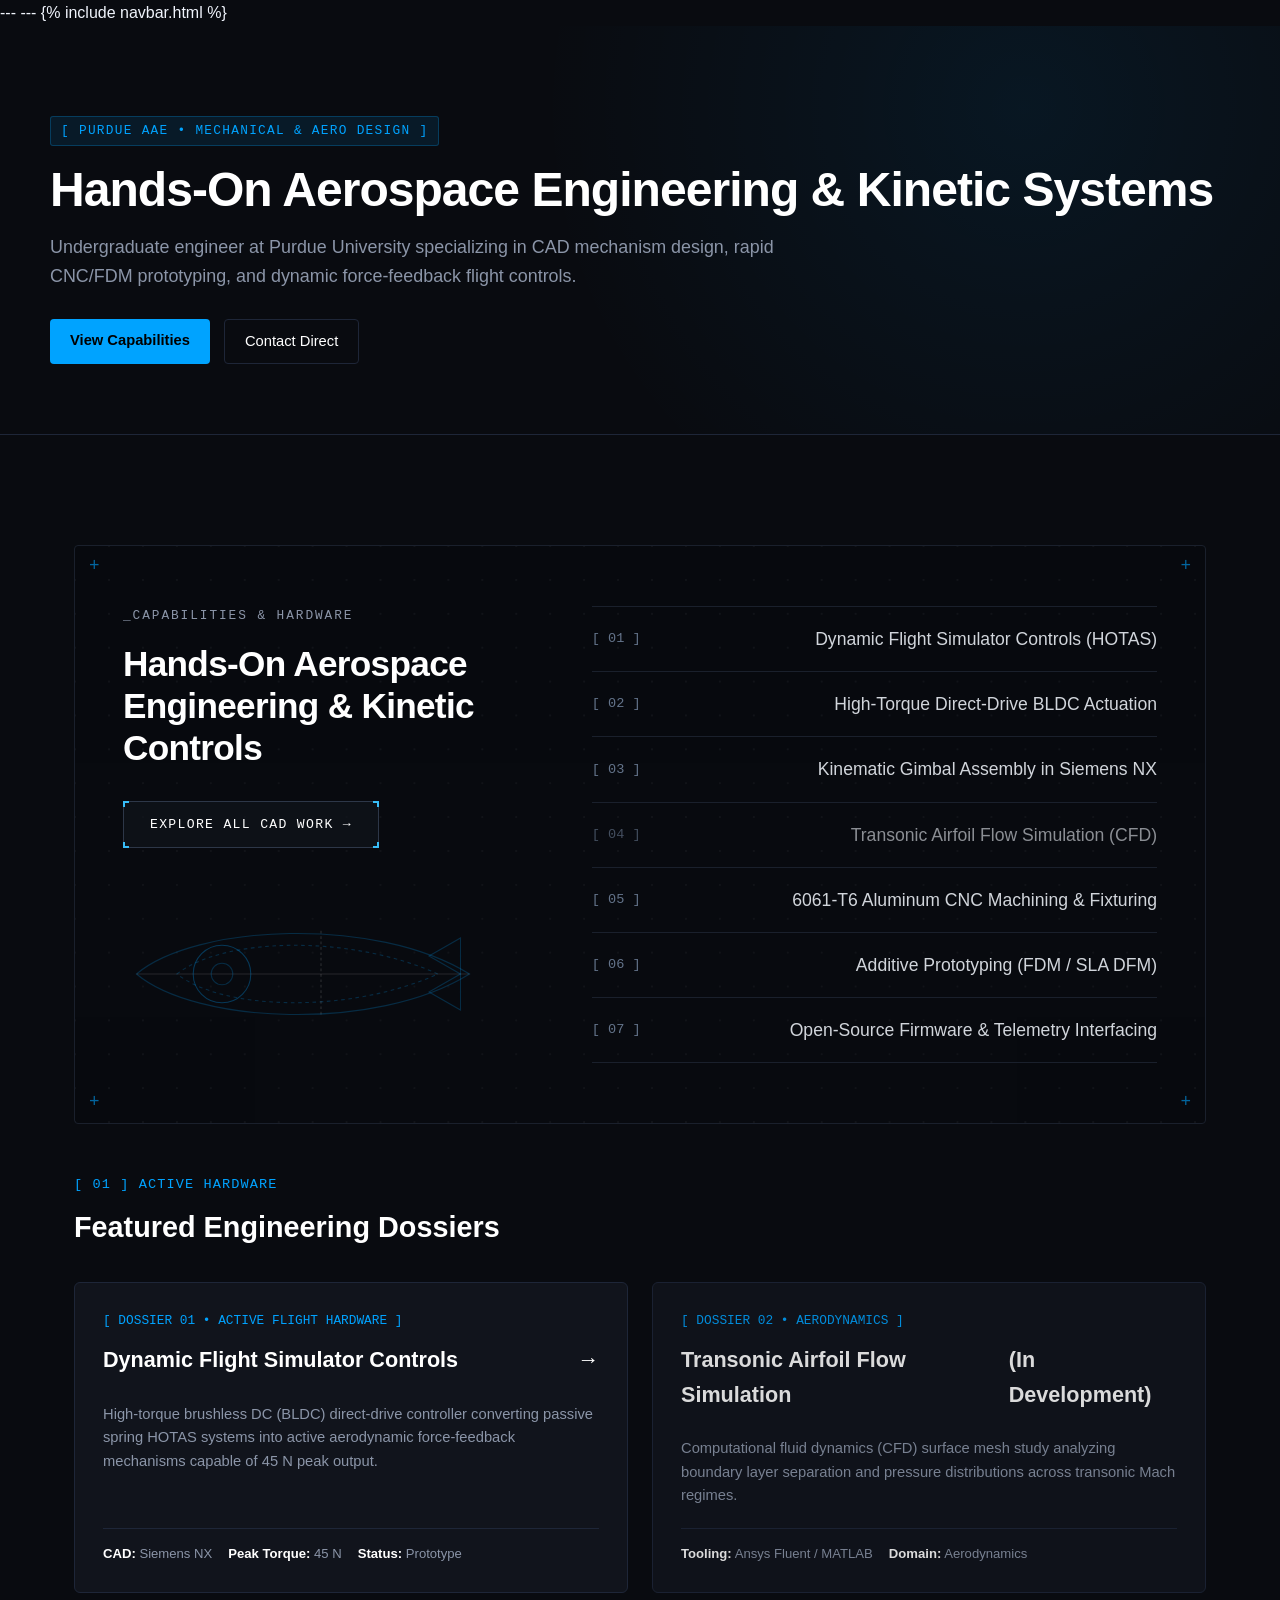
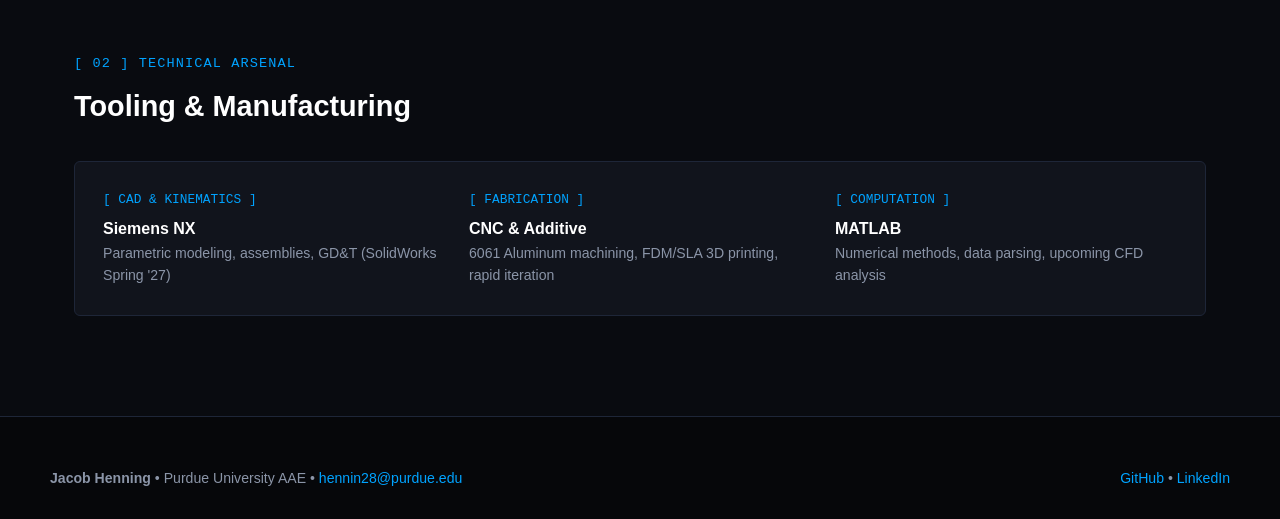
<file: index.html>
---
---
<!DOCTYPE html>
<html lang="en">
<head>
  <meta charset="UTF-8">
  <meta name="viewport" content="width=device-width, initial-scale=1.0">
  <title>Jacob Henning | Aerospace Engineering &amp; Kinetic Systems</title>
  <link rel="stylesheet" href="style.css">
</head>
<body>

  <!-- Top Aerospace Navbar -->
  {% include navbar.html %}

  <!-- FULL-WIDTH HERO SECTION (AV-Style) -->
  <section class="hero">
    <div class="hero-inner">
      <div class="hero-tag">[ PURDUE AAE &bull; MECHANICAL &amp; AERO DESIGN ]</div>
      <h1>Hands-On Aerospace Engineering &amp; Kinetic Systems</h1>
      <p>
        Undergraduate engineer at Purdue University specializing in CAD mechanism design, rapid CNC/FDM prototyping, and dynamic force-feedback flight controls.
      </p>
      <div class="hero-cta">
        <a href="#capabilities" class="btn-primary">View Capabilities</a>
        <a href="mailto:hennin28@purdue.edu" class="btn-secondary">Contact Direct</a>
      </div>
    </div>
  </section>

  <!-- MAIN CONTAINER -->
  <main class="container">

    <!-- AV-STYLE CAPABILITIES COMPONENT WITH REACTIVE CANVAS -->
    <section class="av-component-capabilities" id="capabilities">
      
      <div class="av-bordered-box">
        <!-- Reticle Marks in Corners (+) -->
        <span class="reticle-mark reticle-tl">+</span>
        <span class="reticle-mark reticle-tr">+</span>
        <span class="reticle-mark reticle-bl">+</span>
        <span class="reticle-mark reticle-br">+</span>

        <div class="av-grid-inner">
          
          <!-- LEFT COLUMN: Headline, Tactical Button & Blueprint -->
          <div class="av-col-left">
            <p class="av-eyebrow">_CAPABILITIES &amp; HARDWARE</p>
            <h2 class="av-headline-m">Hands-On Aerospace Engineering &amp; Kinetic Controls</h2>

            <!-- AV Tactical Button with Chamfered Corners -->
            <div>
              <a href="cad.html" class="av-tactical-btn">
                <span class="btn-corner tl"></span>
                <span class="btn-corner tr"></span>
                <span class="btn-corner bl"></span>
                <span class="btn-corner br"></span>
                <span class="btn-text">EXPLORE ALL CAD WORK &rarr;</span>
              </a>
            </div>

            <!-- Aerospace Technical Wireframe Illustration -->
            <div class="av-vector-wrap">
              <svg viewBox="0 0 400 180" fill="none" stroke="rgba(0, 163, 255, 0.22)" stroke-width="1.2">
                <path d="M 15,90 C 80,35 280,25 385,90 C 280,155 80,145 15,90 Z" />
                <path d="M 60,90 C 110,50 250,45 350,90 C 250,135 110,130 60,90 Z" stroke-dasharray="4 4" />
                <line x1="15" y1="90" x2="385" y2="90" stroke="rgba(255, 255, 255, 0.12)" />
                <circle cx="110" cy="90" r="32" stroke="rgba(0, 163, 255, 0.3)" />
                <circle cx="110" cy="90" r="12" />
                <line x1="220" y1="42" x2="220" y2="138" stroke="rgba(255, 255, 255, 0.15)" stroke-dasharray="3 3" />
                <path d="M 340,70 L 375,50 L 375,90 Z" />
                <path d="M 340,110 L 375,130 L 375,90 Z" />
              </svg>
            </div>
          </div>

          <!-- RIGHT COLUMN: Numbered Register (Number Left, Title Right) -->
          <div class="av-col-right">
            <ol class="av-register-list">

              <li class="av-register-row">
                <a href="flight-controls.html" class="av-row-link"></a>
                <div class="av-row-content">
                  <span class="av-num">[&nbsp;01&nbsp;]</span>
                  <span class="av-title">Dynamic Flight Simulator Controls (HOTAS)</span>
                </div>
              </li>

              <li class="av-register-row">
                <a href="flight-controls.html" class="av-row-link"></a>
                <div class="av-row-content">
                  <span class="av-num">[&nbsp;02&nbsp;]</span>
                  <span class="av-title">High-Torque Direct-Drive BLDC Actuation</span>
                </div>
              </li>

              <li class="av-register-row">
                <a href="flight-controls.html" class="av-row-link"></a>
                <div class="av-row-content">
                  <span class="av-num">[&nbsp;03&nbsp;]</span>
                  <span class="av-title">Kinematic Gimbal Assembly in Siemens NX</span>
                </div>
              </li>

              <li class="av-register-row">
                <div class="av-row-content" style="opacity: 0.65;">
                  <span class="av-num">[&nbsp;04&nbsp;]</span>
                  <span class="av-title">Transonic Airfoil Flow Simulation (CFD)</span>
                </div>
              </li>

              <li class="av-register-row">
                <div class="av-row-content">
                  <span class="av-num">[&nbsp;05&nbsp;]</span>
                  <span class="av-title">6061-T6 Aluminum CNC Machining &amp; Fixturing</span>
                </div>
              </li>

              <li class="av-register-row">
                <div class="av-row-content">
                  <span class="av-num">[&nbsp;06&nbsp;]</span>
                  <span class="av-title">Additive Prototyping (FDM / SLA DFM)</span>
                </div>
              </li>

              <li class="av-register-row">
                <div class="av-row-content">
                  <span class="av-num">[&nbsp;07&nbsp;]</span>
                  <span class="av-title">Open-Source Firmware &amp; Telemetry Interfacing</span>
                </div>
              </li>

            </ol>
          </div>

        </div>
      </div>

      <!-- Real-time HTML5 Canvas Particle Reactor -->
      <canvas id="av-particle-canvas" class="av-particle-canvas"></canvas>

    </section>

    <!-- FEATURED PROJECT DOSSIERS -->
    <div class="section-label">[ 01 ] ACTIVE HARDWARE</div>
    <h2 class="section-title">Featured Engineering Dossiers</h2>

    <div class="grid-2">
      
      <!-- Card 1: Flight Controls -->
      <a href="flight-controls.html" class="av-card">
        <div class="card-index">[ DOSSIER 01 &bull; ACTIVE FLIGHT HARDWARE ]</div>
        <h3>Dynamic Flight Simulator Controls <span>&rarr;</span></h3>
        <p class="card-desc">
          High-torque brushless DC (BLDC) direct-drive controller converting passive spring HOTAS systems into active aerodynamic force-feedback mechanisms capable of 45 N peak output.
        </p>
        <div class="card-specs-row">
          <span><strong>CAD:</strong> Siemens NX</span>
          <span><strong>Peak Torque:</strong> 45 N</span>
          <span><strong>Status:</strong> Prototype</span>
        </div>
      </a>

      <!-- Card 2: Upcoming CFD -->
      <div class="av-card" style="opacity: 0.85;">
        <div class="card-index">[ DOSSIER 02 &bull; AERODYNAMICS ]</div>
        <h3>Transonic Airfoil Flow Simulation <span>(In Development)</span></h3>
        <p class="card-desc">
          Computational fluid dynamics (CFD) surface mesh study analyzing boundary layer separation and pressure distributions across transonic Mach regimes.
        </p>
        <div class="card-specs-row">
          <span><strong>Tooling:</strong> Ansys Fluent / MATLAB</span>
          <span><strong>Domain:</strong> Aerodynamics</span>
        </div>
      </div>

    </div>

    <!-- TECHNICAL TOOLING & FABRICATION -->
    <div class="section-label">[ 02 ] TECHNICAL ARSENAL</div>
    <h2 class="section-title">Tooling &amp; Manufacturing</h2>

    <div style="background: var(--bg-card); border: 1px solid var(--border); border-radius: 6px; padding: 28px; margin-bottom: 40px;">
      <div style="display: grid; grid-template-columns: repeat(auto-fit, minmax(220px, 1fr)); gap: 24px;">
        <div>
          <div style="color: var(--accent-cyan); font-family: monospace; font-size: 0.8rem; margin-bottom: 6px;">[ CAD &amp; KINEMATICS ]</div>
          <div style="color: #fff; font-weight: 600;">Siemens NX</div>
          <div style="color: var(--text-muted); font-size: 0.88rem;">Parametric modeling, assemblies, GD&amp;T (SolidWorks Spring '27)</div>
        </div>
        <div>
          <div style="color: var(--accent-cyan); font-family: monospace; font-size: 0.8rem; margin-bottom: 6px;">[ FABRICATION ]</div>
          <div style="color: #fff; font-weight: 600;">CNC &amp; Additive</div>
          <div style="color: var(--text-muted); font-size: 0.88rem;">6061 Aluminum machining, FDM/SLA 3D printing, rapid iteration</div>
        </div>
        <div>
          <div style="color: var(--accent-cyan); font-family: monospace; font-size: 0.8rem; margin-bottom: 6px;">[ COMPUTATION ]</div>
          <div style="color: #fff; font-weight: 600;">MATLAB</div>
          <div style="color: var(--text-muted); font-size: 0.88rem;">Numerical methods, data parsing, upcoming CFD analysis</div>
        </div>
      </div>
    </div>

  </main>

  <!-- AV-STYLE FOOTER -->
  <footer class="av-footer">
    <div class="footer-inner">
      <div>
        <strong>Jacob Henning</strong> &bull; Purdue University AAE &bull; 
        <a href="mailto:hennin28@purdue.edu">hennin28@purdue.edu</a>
      </div>
      <div>
        <a href="https://github.com/EngineeringJH/EngineeringJH.github.io" target="_blank">GitHub</a> &bull;
        <a href="https://www.linkedin.com/in/jacobohenning" target="_blank">LinkedIn</a>
      </div>
    </div>
  </footer>

  <!-- REAL-TIME PARTICLE CANVAS ENGINE (particleBg) -->
  <script>
    (function initAVCanvas() {
      const canvas = document.getElementById('av-particle-canvas');
      if (!canvas) return;
      const ctx = canvas.getContext('2d');
      const parent = canvas.parentElement;

      function resize() {
        canvas.width = parent.offsetWidth;
        canvas.height = parent.offsetHeight;
      }
      resize();
      window.addEventListener('resize', resize);

      // Build technical dot matrix grid
      const dots = [];
      const spacing = 34;
      for (let x = 0; x < 1600; x += spacing) {
        for (let y = 0; y < 1200; y += spacing) {
          dots.push({ x, y });
        }
      }

      const mouse = { x: -1000, y: -1000 };
      parent.addEventListener('mousemove', (e) => {
        const rect = canvas.getBoundingClientRect();
        mouse.x = e.clientX - rect.left;
        mouse.y = e.clientY - rect.top;
      });

      parent.addEventListener('mouseleave', () => {
        mouse.x = -1000;
        mouse.y = -1000;
      });

      function render() {
        ctx.clearRect(0, 0, canvas.width, canvas.height);
        
        for (let i = 0; i < dots.length; i++) {
          const d = dots[i];
          if (d.x > canvas.width || d.y > canvas.height) continue;

          const dx = mouse.x - d.x;
          const dy = mouse.y - d.y;
          const dist = Math.sqrt(dx * dx + dy * dy);

          let radius = 1.1;
          let alpha = 0.08;
          let color = '255, 255, 255';

          // Proximity illumination: dots brighten into cyan and expand near cursor
          if (dist < 190) {
            const factor = 1 - dist / 190;
            alpha = 0.08 + factor * 0.75;
            radius = 1.1 + factor * 1.6;
            color = '56, 189, 248'; // AV Cyan
          }

          ctx.beginPath();
          ctx.arc(d.x, d.y, radius, 0, Math.PI * 2);
          ctx.fillStyle = `rgba(${color}, ${alpha})`;
          ctx.fill();
        }

        requestAnimationFrame(render);
      }
      render();
    })();
  </script>

</body>
</html>
</file>
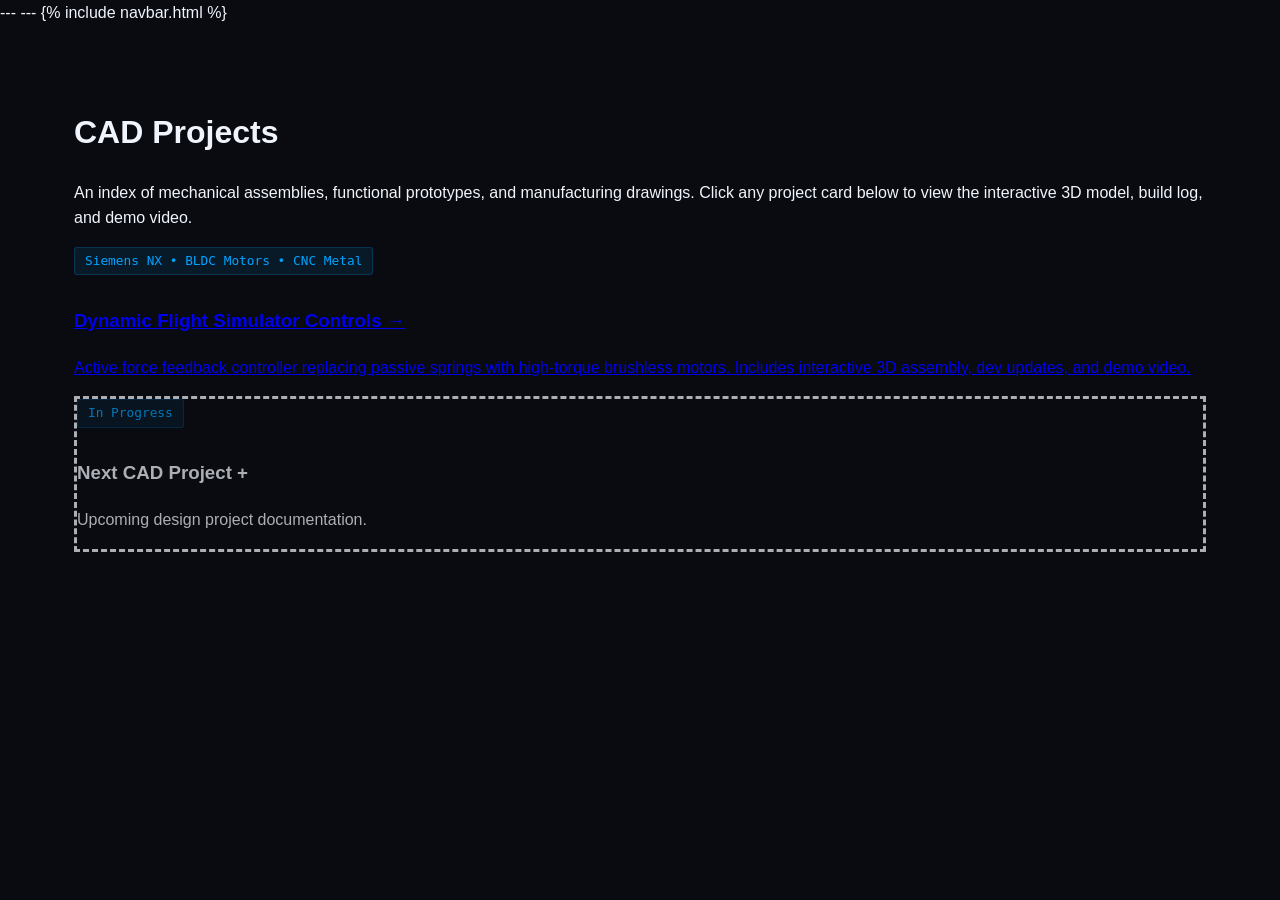
<file: cad.html>
---
---
<!DOCTYPE html>
<html lang="en">
<head>
  <meta charset="UTF-8">
  <meta name="viewport" content="width=device-width, initial-scale=1.0">
  <title>CAD Projects | Jacob Henning</title>
  <link rel="stylesheet" href="style.css">
</head>
<body>

  <!-- Automatically pulls your master sidebar from _includes/sidebar.html -->
  {% include navbar.html %}

  <main class="container">
    <h1>CAD Projects</h1>
    <p>
      An index of mechanical assemblies, functional prototypes, and manufacturing drawings. Click any project card below to view the interactive 3D model, build log, and demo video.
    </p>

    <div class="card-grid">
      <!-- Dynamic Flight Simulator Controls Card -->
      <a href="flight-controls.html" class="card">
        <span class="project-meta">Siemens NX &bull; BLDC Motors &bull; CNC Metal</span>
        <h3>Dynamic Flight Simulator Controls <span class="card-arrow">&rarr;</span></h3>
        <p>
          Active force feedback controller replacing passive springs with high-torque brushless motors. Includes interactive 3D assembly, dev updates, and demo video.
        </p>
      </a>

      <!-- Placeholder card for upcoming project -->
      <div class="card" style="border-style: dashed; opacity: 0.7;">
        <span class="project-meta">In Progress</span>
        <h3>Next CAD Project <span class="card-arrow">+</span></h3>
        <p>Upcoming design project documentation.</p>
      </div>
    </div>
  </main>

</body>
</html>
</file>
<file: style.css>
:root {
  --bg-dark: #090b10;
  --bg-card: #11141c;
  --bg-card-hover: #161b26;
  --border: #1e2638;
  --border-focus: #00a3ff;
  --text-main: #f0f4fc;
  --text-muted: #8b95a8;
  --accent-cyan: #00a3ff;
  --accent-glow: rgba(0, 163, 255, 0.15);
}

* { box-sizing: border-box; }

body {
  font-family: -apple-system, BlinkMacSystemFont, "Segoe UI", Roboto, "Helvetica Neue", Arial, sans-serif;
  margin: 0;
  padding: 0;
  background-color: var(--bg-dark);
  color: var(--text-main);
  line-height: 1.6;
}

/* --- TOP AEROSPACE NAVBAR --- */
.av-navbar {
  position: sticky;
  top: 0;
  left: 0;
  width: 100%;
  background: rgba(9, 11, 16, 0.9);
  backdrop-filter: blur(12px);
  border-bottom: 1px solid var(--border);
  z-index: 1000;
}

.nav-container {
  max-width: 1180px;
  margin: 0 auto;
  padding: 0 24px;
  height: 68px;
  display: flex;
  align-items: center;
  justify-content: space-between;
}

.nav-brand {
  display: flex;
  align-items: center;
  gap: 12px;
  text-decoration: none;
  color: var(--text-main);
}

.brand-monogram {
  background: linear-gradient(135deg, #00a3ff, #0051ff);
  color: #fff;
  font-weight: 800;
  font-size: 0.95rem;
  letter-spacing: 0.05em;
  padding: 6px 10px;
  border-radius: 4px;
}

.brand-text {
  font-weight: 700;
  font-size: 1.05rem;
  letter-spacing: -0.01em;
}

.brand-sub {
  font-size: 0.8rem;
  color: var(--accent-cyan);
  font-weight: 500;
}

.nav-links {
  display: flex;
  align-items: center;
  gap: 20px;
}

.nav-item {
  color: var(--text-muted);
  text-decoration: none;
  font-size: 0.9rem;
  font-weight: 500;
  transition: color 0.15s ease;
  display: inline-flex;
  align-items: center;
  gap: 4px;
}

.nav-item:hover { color: #fff; }

.nav-btn {
  border: 1px solid var(--border);
  padding: 6px 14px;
  border-radius: 4px;
  color: #fff;
  transition: all 0.15s ease;
}

.nav-btn:hover {
  border-color: var(--accent-cyan);
  background: var(--accent-glow);
}

/* Dropdowns in Top Nav */
.nav-dropdown-wrapper {
  position: relative;
}

.nav-dropdown-menu {
  display: none;
  position: absolute;
  top: 100%;
  left: 0;
  background: #11141c;
  border: 1px solid var(--border);
  border-radius: 6px;
  padding: 8px 0;
  min-width: 240px;
  box-shadow: 0 16px 32px rgba(0, 0, 0, 0.6);
}

.nav-dropdown-wrapper:hover .nav-dropdown-menu {
  display: block;
}

.dropdown-item {
  display: block;
  padding: 10px 18px;
  color: var(--text-muted);
  text-decoration: none;
  font-size: 0.85rem;
}

.dropdown-item:hover {
  background: #1a202c;
  color: #fff;
}

/* --- HERO SECTION --- */
.hero {
  border-bottom: 1px solid var(--border);
  padding: 90px 24px 70px 24px;
  background: radial-gradient(circle at 80% 20%, rgba(0, 163, 255, 0.08), transparent 45%);
}

.hero-inner {
  max-width: 1180px;
  margin: 0 auto;
}

.hero-tag {
  display: inline-block;
  font-size: 0.8rem;
  font-family: monospace;
  color: var(--accent-cyan);
  letter-spacing: 0.1em;
  text-transform: uppercase;
  margin-bottom: 16px;
  background: rgba(0, 163, 255, 0.1);
  padding: 4px 10px;
  border: 1px solid rgba(0, 163, 255, 0.25);
  border-radius: 3px;
}

.hero h1 {
  font-size: 3rem;
  line-height: 1.15;
  margin: 0 0 16px 0;
  font-weight: 800;
  letter-spacing: -0.02em;
  color: #fff;
}

.hero p {
  max-width: 760px;
  font-size: 1.12rem;
  color: var(--text-muted);
  margin: 0 0 28px 0;
}

.hero-cta {
  display: flex;
  gap: 14px;
}

.btn-primary {
  background: var(--accent-cyan);
  color: #000;
  font-weight: 600;
  padding: 10px 20px;
  border-radius: 4px;
  text-decoration: none;
  font-size: 0.92rem;
  transition: transform 0.15s ease, opacity 0.15s ease;
}

.btn-primary:hover { opacity: 0.9; transform: translateY(-1px); }

.btn-secondary {
  border: 1px solid var(--border);
  color: #fff;
  padding: 10px 20px;
  border-radius: 4px;
  text-decoration: none;
  font-size: 0.92rem;
}

.btn-secondary:hover { border-color: var(--accent-cyan); }

/* --- MAIN CONTAINER --- */
.container {
  max-width: 1180px;
  margin: 0 auto;
  padding: 60px 24px;
}

.section-label {
  font-family: monospace;
  font-size: 0.85rem;
  color: var(--accent-cyan);
  letter-spacing: 0.08em;
  margin-bottom: 8px;
}

.section-title {
  font-size: 1.8rem;
  font-weight: 700;
  color: #fff;
  margin: 0 0 32px 0;
}

/* --- AV CAPABILITIES COMPONENT WITH REACTIVE CANVAS --- */
.av-component-capabilities {
  position: relative;
  background: #080a0f;
  border: 1px solid #1a202c;
  border-radius: 4px;
  overflow: hidden;
  margin: 50px 0;
}

.av-bordered-box {
  position: relative;
  z-index: 5;
  padding: 60px 48px;
}

/* Corner Reticle Marks (+) */
.reticle-mark {
  position: absolute;
  font-family: monospace;
  font-size: 1.1rem;
  color: var(--accent-cyan);
  opacity: 0.6;
  user-select: none;
  line-height: 1;
}
.reticle-tl { top: 12px; left: 14px; }
.reticle-tr { top: 12px; right: 14px; }
.reticle-bl { bottom: 12px; left: 14px; }
.reticle-br { bottom: 12px; right: 14px; }

/* 2-Column Grid */
.av-grid-inner {
  display: grid;
  grid-template-columns: 1fr 1.35fr;
  gap: 50px;
  align-items: start;
}

/* Left Column */
.av-col-left {
  display: flex;
  flex-direction: column;
}

.av-eyebrow {
  font-family: monospace;
  font-size: 0.8rem;
  letter-spacing: 0.15em;
  color: #8b95a8;
  margin: 0 0 16px 0;
  text-transform: uppercase;
}

.av-headline-m {
  font-size: 2.2rem;
  line-height: 1.2;
  font-weight: 800;
  color: #ffffff;
  margin: 0 0 32px 0;
  letter-spacing: -0.02em;
}

/* AV Tactical Button with Chamfered Corner Marks */
.av-tactical-btn {
  position: relative;
  display: inline-block;
  padding: 12px 26px;
  background: rgba(17, 20, 28, 0.7);
  border: 1px solid #2d3748;
  color: #ffffff;
  text-decoration: none;
  font-family: monospace;
  font-size: 0.82rem;
  letter-spacing: 0.1em;
  transition: all 0.2s ease;
}

.av-tactical-btn:hover {
  border-color: #38bdf8;
  color: #38bdf8;
  background: rgba(56, 189, 248, 0.08);
}

.btn-corner {
  position: absolute;
  width: 6px;
  height: 6px;
  border-color: #38bdf8;
  border-style: solid;
  pointer-events: none;
}
.btn-corner.tl { top: -1px; left: -1px; border-width: 2px 0 0 2px; }
.btn-corner.tr { top: -1px; right: -1px; border-width: 2px 2px 0 0; }
.btn-corner.bl { bottom: -1px; left: -1px; border-width: 0 0 2px 2px; }
.btn-corner.br { bottom: -1px; right: -1px; border-width: 0 2px 2px 0; }

.av-vector-wrap {
  margin-top: 45px;
  width: 100%;
  max-width: 360px;
}

/* Right Column: Numbered Capabilities List */
.av-register-list {
  list-style: none;
  padding: 0;
  margin: 0;
}

.av-register-row {
  position: relative;
  border-bottom: 1px solid #1a202c;
  transition: background-color 0.2s ease;
}

.av-register-row:first-child {
  border-top: 1px solid #1a202c;
}

.av-row-link {
  position: absolute;
  inset: 0;
  z-index: 2;
}

.av-row-content {
  display: flex;
  justify-content: space-between;
  align-items: center;
  padding: 18px 0;
  gap: 20px;
}

.av-num {
  font-family: monospace;
  font-size: 0.85rem;
  color: #64748b;
  flex-shrink: 0;
  transition: color 0.2s ease;
}

.av-title {
  font-size: 1.1rem;
  font-weight: 500;
  text-align: right;
  color: #d1d5db;
  transition: color 0.2s ease, transform 0.2s ease;
}

/* Hover States (from AV inspect element) */
.av-register-row:hover .av-num {
  color: #38bdf8;
}

.av-register-row:hover .av-title {
  color: #38bdf8;
  transform: translateX(-4px);
}

/* Background Interactive Canvas */
.av-particle-canvas {
  position: absolute;
  inset: 0;
  width: 100%;
  height: 100%;
  pointer-events: none;
  z-index: 1;
  opacity: 0.65;
}

/* --- DOSSIER CARDS (Featured Projects) --- */
.grid-2 {
  display: grid;
  grid-template-columns: repeat(auto-fit, minmax(360px, 1fr));
  gap: 24px;
  margin-bottom: 60px;
}

.av-card {
  background: var(--bg-card);
  border: 1px solid var(--border);
  border-radius: 6px;
  padding: 28px;
  text-decoration: none;
  color: inherit;
  display: flex;
  flex-direction: column;
  transition: all 0.2s ease;
}

.av-card:hover {
  background: var(--bg-card-hover);
  border-color: #2e3b52;
  transform: translateY(-2px);
  box-shadow: 0 8px 24px rgba(0, 0, 0, 0.4);
}

.card-index {
  font-family: monospace;
  font-size: 0.8rem;
  color: var(--accent-cyan);
  margin-bottom: 12px;
}

.av-card h3 {
  font-size: 1.35rem;
  color: #fff;
  margin: 0 0 10px 0;
  display: flex;
  justify-content: space-between;
}

.card-desc {
  color: var(--text-muted);
  font-size: 0.92rem;
  flex-grow: 1;
  margin-bottom: 20px;
}

.card-specs-row {
  display: flex;
  gap: 16px;
  border-top: 1px solid var(--border);
  padding-top: 14px;
  font-size: 0.82rem;
  color: var(--text-muted);
}

.card-specs-row strong {
  color: #fff;
}

/* --- PROJECT DETAIL / FLIGHT-CONTROLS STYLING --- */
.project-article {
  background: var(--bg-card);
  border: 1px solid var(--border);
  border-radius: 6px;
  padding: 32px;
  margin-top: 10px;
}

.project-meta {
  display: inline-block;
  background: rgba(0, 163, 255, 0.1);
  color: var(--accent-cyan);
  border: 1px solid rgba(0, 163, 255, 0.2);
  padding: 3px 10px;
  border-radius: 3px;
  font-size: 0.8rem;
  font-family: monospace;
  margin-bottom: 12px;
}

.back-btn {
  display: inline-flex;
  align-items: center;
  gap: 6px;
  background: var(--bg-card);
  color: var(--text-muted);
  border: 1px solid var(--border);
  border-radius: 4px;
  padding: 8px 16px;
  font-size: 0.85rem;
  text-decoration: none;
  margin-bottom: 24px;
  transition: all 0.15s ease;
}

.back-btn:hover {
  border-color: var(--accent-cyan);
  color: #fff;
  transform: translateX(-3px);
}

.video-container {
  position: relative;
  padding-bottom: 56.25%;
  height: 0;
  border-radius: 6px;
  overflow: hidden;
  margin: 24px 0;
  background: #000;
}

.video-container iframe {
  position: absolute;
  top: 0;
  left: 0;
  width: 100%;
  height: 100%;
  border: 0;
}

model-viewer {
  width: 100%;
  height: 480px;
  background-color: #0b0d12;
  border-radius: 6px;
  border: 1px solid var(--border);
  margin-bottom: 20px;
}

/* --- BUILD LOG / DEV UPDATES (Option B) --- */
.updates-section {
  margin-top: 40px;
  padding-top: 24px;
  border-top: 1px solid var(--border);
}

.updates-section h3 {
  font-size: 1.3rem;
  color: #fff;
  margin-bottom: 8px;
}

.update-log {
  background: var(--bg-card);
  border: 1px solid var(--border);
  border-radius: 6px;
  margin-bottom: 12px;
  overflow: hidden;
}

.update-log summary {
  list-style: none;
  display: flex;
  align-items: center;
  justify-content: flex-start;
  gap: 12px;
  padding: 14px 18px;
  cursor: pointer;
  user-select: none;
}

.update-log summary::-webkit-details-marker,
.update-log summary::marker {
  display: none !important;
}

.update-arrow {
  color: var(--text-muted);
  font-size: 0.75rem;
  line-height: 1;
  transition: transform 0.2s ease, color 0.15s ease;
}

.update-log:hover .update-arrow {
  color: var(--accent-cyan);
}

.update-log[open] summary .update-arrow {
  transform: rotate(90deg);
}

.update-date-badge {
  background: rgba(0, 163, 255, 0.1);
  color: var(--accent-cyan);
  border: 1px solid rgba(0, 163, 255, 0.2);
  padding: 2px 8px;
  border-radius: 3px;
  font-size: 0.8rem;
  font-family: monospace;
}

.update-title {
  color: #fff;
  font-weight: 500;
  font-size: 0.95rem;
}

.update-content {
  padding: 12px 20px 20px 20px;
  border-top: 1px solid var(--border);
  background: #0d1017;
}

.update-content ul {
  margin: 10px 0 0 0;
  padding-left: 20px;
  color: #c9cdd6;
}

.update-content li {
  margin-bottom: 6px;
}

/* --- FOOTER --- */
.av-footer {
  border-top: 1px solid var(--border);
  background: #06070a;
  padding: 50px 24px 30px 24px;
  color: var(--text-muted);
  font-size: 0.88rem;
}

.footer-inner {
  max-width: 1180px;
  margin: 0 auto;
  display: flex;
  justify-content: space-between;
  align-items: center;
  flex-wrap: wrap;
  gap: 20px;
}

.footer-inner a {
  color: var(--accent-cyan);
  text-decoration: none;
}

/* --- RESPONSIVE --- */
@media (max-width: 850px) {
  .hero h1 { font-size: 2.1rem; }
  .av-grid-inner { grid-template-columns: 1fr; gap: 36px; }
  .av-bordered-box { padding: 40px 20px; }
  .grid-2 { grid-template-columns: 1fr; }
  .nav-links { display: none; }
}
</file>
